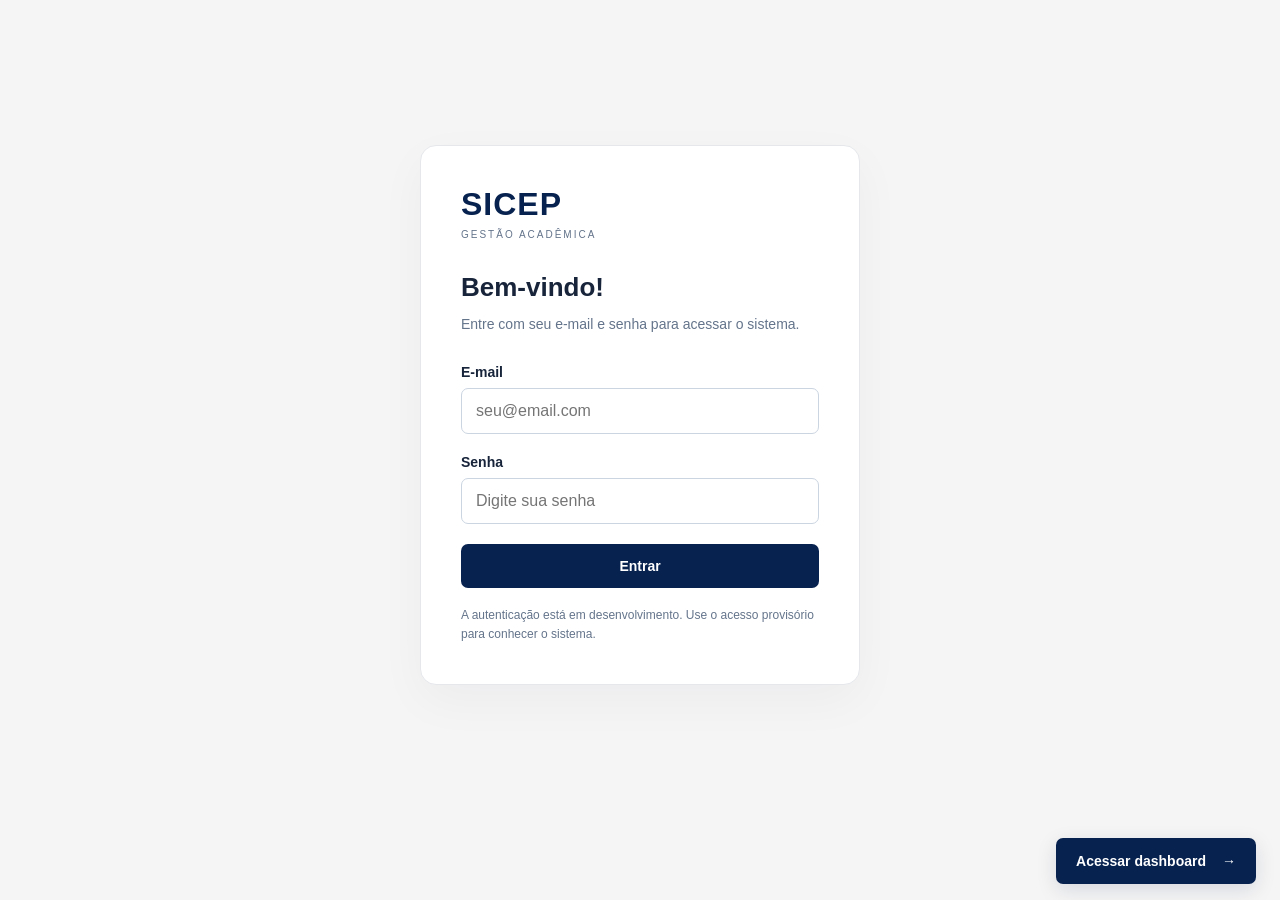
<file: frontend/index.html>
<!DOCTYPE html>
<html lang="pt-BR">
<head>
  <meta charset="UTF-8" />
  <meta name="viewport" content="width=device-width, initial-scale=1.0" />
  <title>Login | SICEP</title>
  <link rel="stylesheet" href="CSS/LOGIN.CSS" />
  <script src="JS/LOGIN.JS" defer></script>
</head>
<body>
  <main class="login-card">
    <header>
      <span class="brand">SICEP</span>
      <p class="eyebrow">GESTÃO ACADÊMICA</p>
      <h1>Bem-vindo!</h1>
      <p class="description">Entre com seu e-mail e senha para acessar o sistema.</p>
    </header>
    <form id="loginForm">
      <div class="field">
        <label for="email">E-mail</label>
        <input id="email" name="email" type="email" autocomplete="username" placeholder="seu@email.com" required />
      </div>
      <div class="field">
        <label for="senha">Senha</label>
        <input id="senha" name="senha" type="password" autocomplete="current-password" placeholder="Digite sua senha" required />
      </div>
      <button type="submit">Entrar</button>
      <p id="loginStatus" class="status" role="status">A autenticação está em desenvolvimento. Use o acesso provisório para conhecer o sistema.</p>
    </form>
  </main>
  <a class="dashboard-link" href="HTML/DASHBOARD.HTML">Acessar dashboard <span aria-hidden="true">→</span></a>
</body>
</html>
</file>
<file: frontend/CSS/LOGIN.CSS>
:root { font-family: Inter, "Segoe UI", sans-serif; color: #17243a; background: #f5f5f5; }
* { box-sizing: border-box; }
body { margin: 0; min-height: 100vh; min-height: 100svh; display: grid; place-items: center; padding: 40px 20px 110px; }
.login-card { width: 100%; max-width: 440px; padding: 40px; background: white; border: 1px solid #e5e7eb; border-radius: 16px; box-shadow: 0 16px 48px #07224f0a; }
.brand { color: #07224f; font-size: 32px; font-weight: 800; letter-spacing: 1px; }
.eyebrow { margin: 6px 0 32px; color: #64748b; font-size: 10px; letter-spacing: 2px; }
h1 { margin: 0 0 10px; font-size: 26px; }
.description, .status { color: #64748b; font-size: 14px; line-height: 1.6; }
.description { margin: 0 0 28px; }
.field { margin-bottom: 20px; }
label { display: block; margin-bottom: 8px; font-size: 14px; font-weight: 600; }
input { width: 100%; padding: 13px 14px; border: 1px solid #cbd5e1; border-radius: 7px; font: inherit; font-size: 14px; }
button, .dashboard-link { border: 0; border-radius: 7px; background: #07224f; color: white; font: inherit; font-size: 14px; font-weight: 600; cursor: pointer; }
button { width: 100%; padding: 14px; }
button:hover, .dashboard-link:hover { background: #123b75; }
:focus-visible { outline: 3px solid #719ee5; outline-offset: 3px; }
.status { margin: 18px 0 0; font-size: 12px; }
.dashboard-link { position: fixed; bottom: 24px; right: 24px; padding: 15px 20px; text-decoration: none; display: flex; align-items: center; gap: 16px; box-shadow: 0 6px 20px #07224f20; }
@media (max-width: 480px) { .login-card { padding: 28px 24px; } .dashboard-link { right: 16px; bottom: 16px; } }
input { min-width: 0; font-size: 16px; }
.dashboard-link { max-width: calc(100% - 32px); bottom: max(16px, env(safe-area-inset-bottom)); }
@media (max-height: 600px) {
  body { display: flex; flex-direction: column; justify-content: flex-start; gap: 24px; padding: 24px 16px; }
  .login-card { flex-shrink: 0; }
  .dashboard-link { position: static; align-self: flex-end; flex-shrink: 0; }
}
</file>
